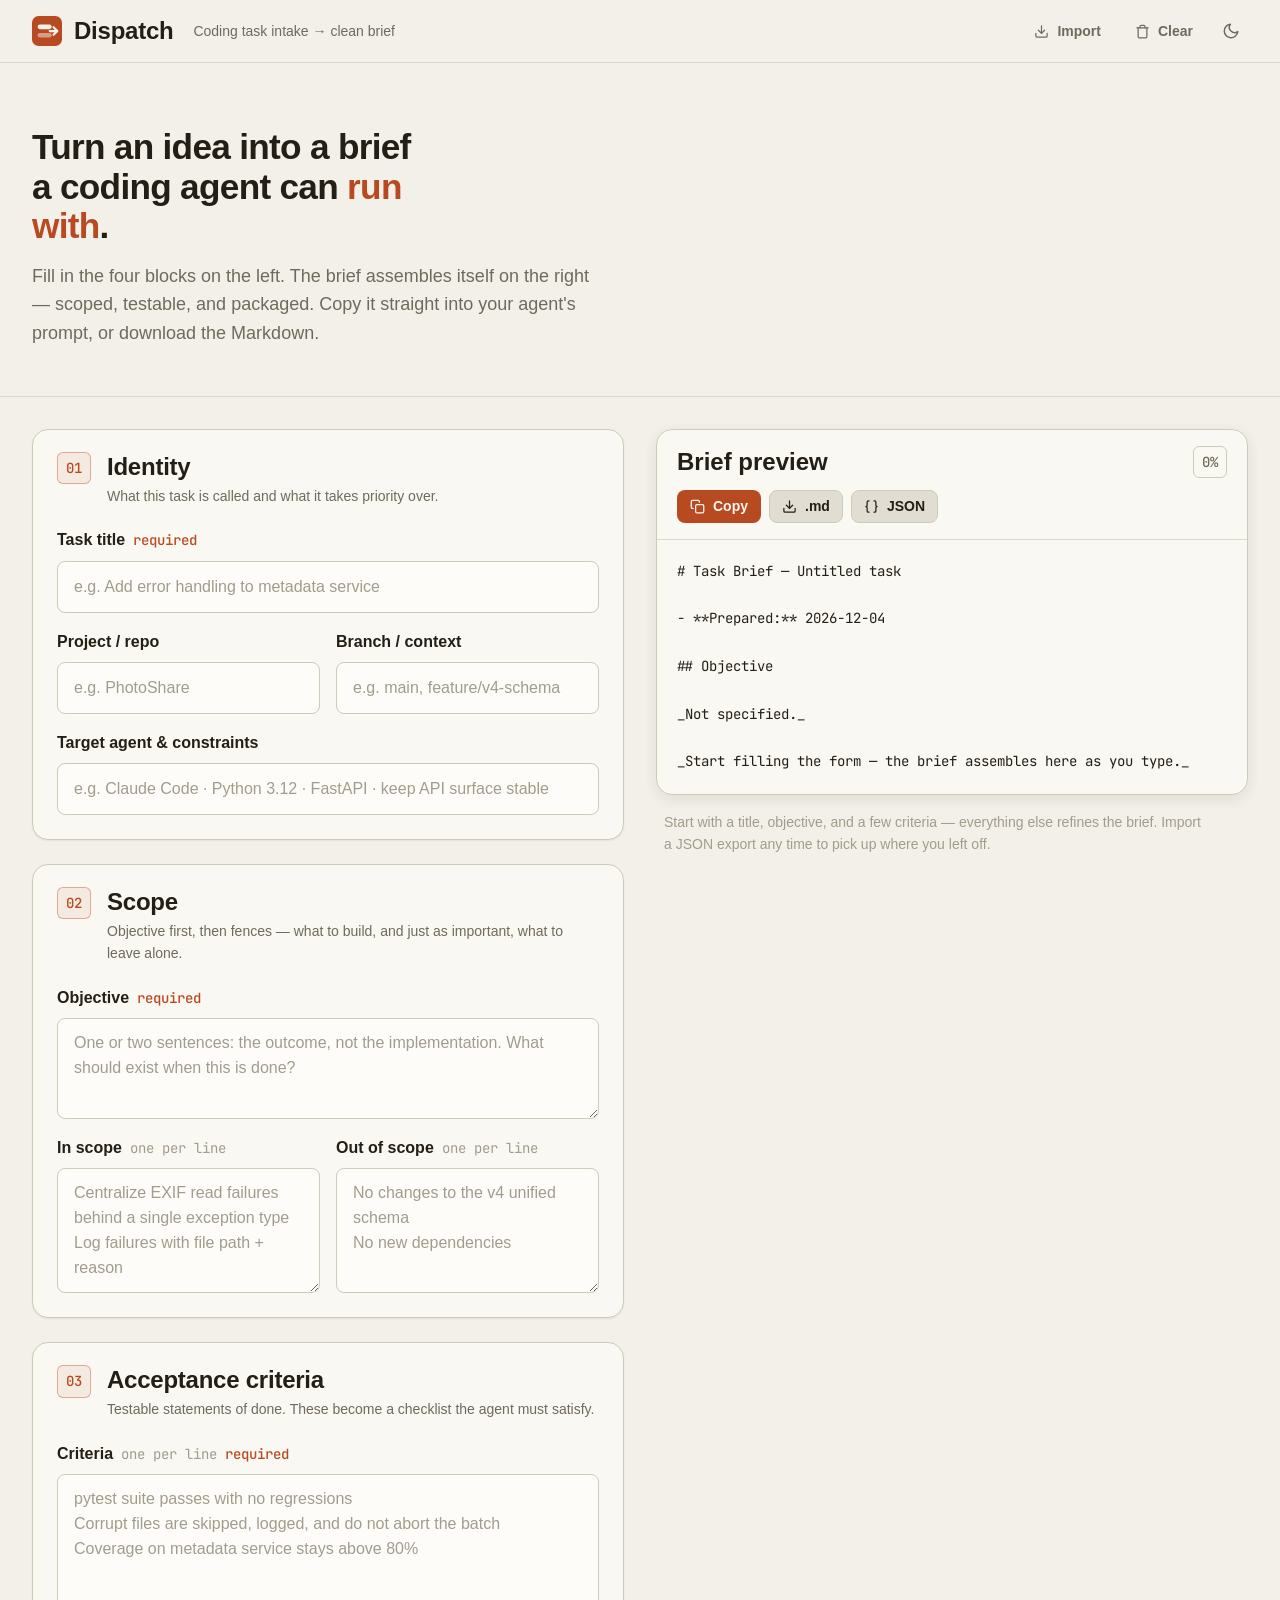
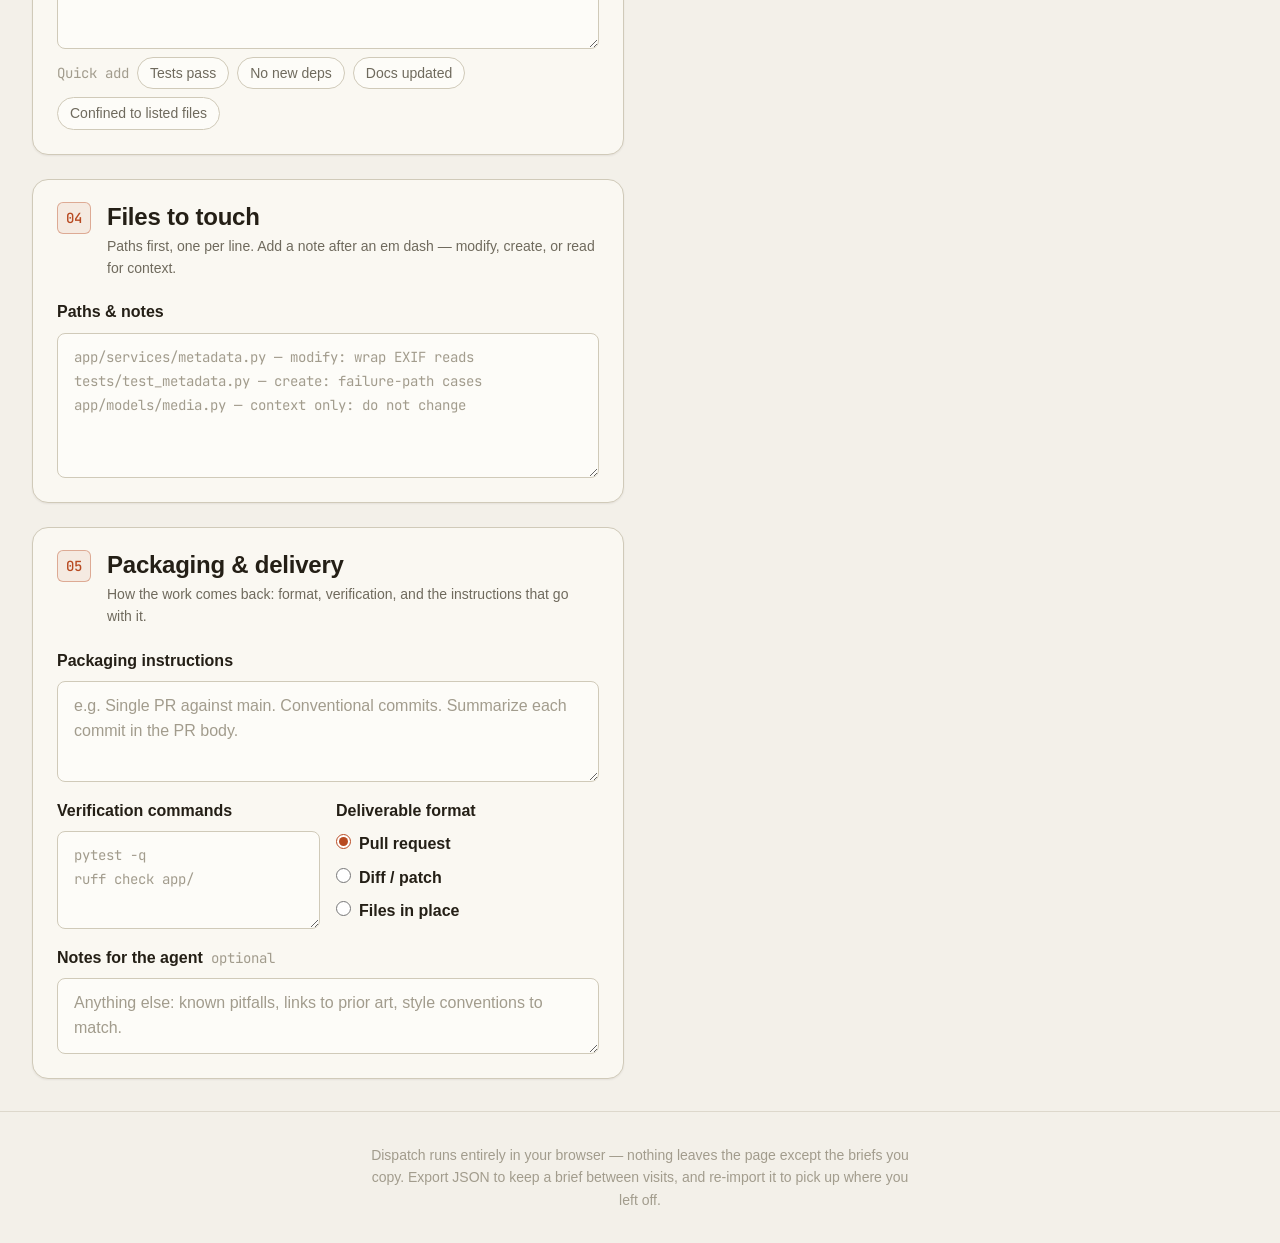
<file: utilities/Dispatch — Coding Task Intake/index.html>
<!DOCTYPE html>
<html lang="en">
<head>
  <meta charset="UTF-8" />
  <meta name="viewport" content="width=device-width, initial-scale=1.0" />
  <title>Dispatch — Coding Task Intake & Brief Export</title>
  <meta name="description" content="A lightweight intake page for delegated coding work. Capture scope, acceptance criteria, files to touch, and packaging instructions, then export a clean Markdown task brief for a coding agent." />
  <link rel="icon" href="data:image/svg+xml,%3Csvg xmlns='http://www.w3.org/2000/svg' viewBox='0 0 32 32'%3E%3Crect width='32' height='32' rx='6' fill='%23b84a21'/%3E%3Crect x='5' y='9' width='17' height='5' rx='2.5' fill='%23fdfcf8'/%3E%3Crect x='5' y='18' width='17' height='5' rx='2.5' fill='%23fdfcf8' opacity='.55'/%3E%3Cpath d='M19 16h8m0 0l-4-4m4 4l-4 4' stroke='%23fdfcf8' stroke-width='2.5' stroke-linecap='round' stroke-linejoin='round' fill='none'/%3E%3C/svg%3E" />
  <link href="https://api.fontshare.com/v2/css?f[]=cabinet-grotesk@400,500,700,800&f[]=switzer@400,500,600&display=swap" rel="stylesheet" />
  <link rel="preconnect" href="https://fonts.googleapis.com" />
  <link rel="preconnect" href="https://fonts.gstatic.com" crossorigin />
  <link href="https://fonts.googleapis.com/css2?family=JetBrains+Mono:wght@400;500&display=swap" rel="stylesheet" />
  <link rel="stylesheet" href="style.css" />
</head>
<body>

  <header class="topbar">
    <div class="topbar-inner">
      <a class="brand" href="#top" onclick="event.preventDefault(); window.scrollTo({top:0,behavior:'smooth'});">
        <svg class="brand-mark" viewBox="0 0 32 32" fill="none" aria-label="Dispatch logo">
          <rect width="32" height="32" rx="7" fill="currentColor" class="mark-bg"/>
          <rect x="6" y="9" width="15" height="5" rx="2.5" fill="var(--color-bg)"/>
          <rect x="6" y="18" width="15" height="5" rx="2.5" fill="var(--color-bg)" opacity=".5"/>
          <path d="M19 16h8m0 0l-4-4m4 4l-4 4" stroke="var(--color-bg)" stroke-width="2.4" stroke-linecap="round" stroke-linejoin="round"/>
        </svg>
        <span class="brand-name">Dispatch</span>
      </a>
      <p class="brand-tag">Coding task intake &rarr; clean brief</p>
      <div class="topbar-actions">
        <button class="btn btn-ghost btn-sm" id="btn-import" data-testid="button-import" title="Load a previously exported brief JSON">
          <svg width="15" height="15" viewBox="0 0 24 24" fill="none" stroke="currentColor" stroke-width="2" stroke-linecap="round" stroke-linejoin="round"><path d="M21 15v4a2 2 0 0 1-2 2H5a2 2 0 0 1-2-2v-4"/><path d="M7 10l5 5 5-5"/><path d="M12 15V3"/></svg>
          Import
        </button>
        <button class="btn btn-ghost btn-sm" id="btn-clear" data-testid="button-clear" title="Clear all fields">
          <svg width="15" height="15" viewBox="0 0 24 24" fill="none" stroke="currentColor" stroke-width="2" stroke-linecap="round" stroke-linejoin="round"><path d="M3 6h18"/><path d="M19 6v14a2 2 0 0 1-2 2H7a2 2 0 0 1-2-2V6"/><path d="M8 6V4a2 2 0 0 1 2-2h4a2 2 0 0 1 2 2v2"/></svg>
          Clear
        </button>
        <button class="theme-toggle" id="theme-toggle" data-testid="button-theme" aria-label="Switch to dark mode">
          <svg id="icon-moon" width="18" height="18" viewBox="0 0 24 24" fill="none" stroke="currentColor" stroke-width="2" stroke-linecap="round" stroke-linejoin="round"><path d="M21 12.79A9 9 0 1 1 11.21 3 7 7 0 0 0 21 12.79z"/></svg>
          <svg id="icon-sun" width="18" height="18" viewBox="0 0 24 24" fill="none" stroke="currentColor" stroke-width="2" stroke-linecap="round" stroke-linejoin="round" style="display:none"><circle cx="12" cy="12" r="5"/><path d="M12 1v2M12 21v2M4.22 4.22l1.42 1.42M18.36 18.36l1.42 1.42M1 12h2M21 12h2M4.22 19.78l1.42-1.42M18.36 5.64l1.42-1.42"/></svg>
        </button>
      </div>
    </div>
  </header>

  <main id="top">

    <section class="hero">
      <div class="hero-inner">
        <h1>Turn an idea into a brief<br/>a coding agent can <em>run with</em>.</h1>
        <p class="hero-sub">Fill in the four blocks on the left. The brief assembles itself on the right — scoped, testable, and packaged. Copy it straight into your agent's prompt, or download the Markdown.</p>
      </div>
    </section>

    <div class="layout">

      <!-- ══════════ FORM ══════════ -->
      <form class="form" id="intake-form" autocomplete="off">

        <section class="block" aria-labelledby="h-meta">
          <header class="block-head">
            <span class="block-num">01</span>
            <div>
              <h2 id="h-meta">Identity</h2>
              <p class="block-desc">What this task is called and what it takes priority over.</p>
            </div>
          </header>
          <div class="field-grid">
            <div class="field span-2">
              <label for="f-title">Task title <span class="req">required</span></label>
              <input type="text" id="f-title" data-testid="input-title" placeholder="e.g. Add error handling to metadata service" />
            </div>
            <div class="field">
              <label for="f-project">Project / repo</label>
              <input type="text" id="f-project" data-testid="input-project" placeholder="e.g. PhotoShare" />
            </div>
            <div class="field">
              <label for="f-context">Branch / context</label>
              <input type="text" id="f-context" data-testid="input-context" placeholder="e.g. main, feature/v4-schema" />
            </div>
            <div class="field span-2">
              <label for="f-agent">Target agent &amp; constraints</label>
              <input type="text" id="f-agent" data-testid="input-agent" placeholder="e.g. Claude Code · Python 3.12 · FastAPI · keep API surface stable" />
            </div>
          </div>
        </section>

        <section class="block" aria-labelledby="h-scope">
          <header class="block-head">
            <span class="block-num">02</span>
            <div>
              <h2 id="h-scope">Scope</h2>
              <p class="block-desc">Objective first, then fences — what to build, and just as important, what to leave alone.</p>
            </div>
          </header>
          <div class="field-grid">
            <div class="field span-2">
              <label for="f-objective">Objective <span class="req">required</span></label>
              <textarea id="f-objective" data-testid="input-objective" rows="3" placeholder="One or two sentences: the outcome, not the implementation. What should exist when this is done?"></textarea>
            </div>
            <div class="field">
              <label for="f-inscope">In scope <span class="hint">one per line</span></label>
              <textarea id="f-inscope" data-testid="input-inscope" rows="4" placeholder="Centralize EXIF read failures behind a single exception type&#10;Log failures with file path + reason"></textarea>
            </div>
            <div class="field">
              <label for="f-outscope">Out of scope <span class="hint">one per line</span></label>
              <textarea id="f-outscope" data-testid="input-outscope" rows="4" placeholder="No changes to the v4 unified schema&#10;No new dependencies"></textarea>
            </div>
          </div>
        </section>

        <section class="block" aria-labelledby="h-accept">
          <header class="block-head">
            <span class="block-num">03</span>
            <div>
              <h2 id="h-accept">Acceptance criteria</h2>
              <p class="block-desc">Testable statements of done. These become a checklist the agent must satisfy.</p>
            </div>
          </header>
          <div class="field">
            <label for="f-criteria">Criteria <span class="hint">one per line</span> <span class="req">required</span></label>
            <textarea id="f-criteria" data-testid="input-criteria" rows="6" placeholder="pytest suite passes with no regressions&#10;Corrupt files are skipped, logged, and do not abort the batch&#10;Coverage on metadata service stays above 80%"></textarea>
            <div class="quick-add" role="group" aria-label="Common criteria shortcuts">
              <span class="quick-add-label">Quick add</span>
              <button type="button" class="chip" data-add="pytest suite passes with no regressions" data-testid="chip-tests">Tests pass</button>
              <button type="button" class="chip" data-add="no new third-party dependencies" data-testid="chip-deps">No new deps</button>
              <button type="button" class="chip" data-add="README or module docs updated where behavior changed" data-testid="chip-docs">Docs updated</button>
              <button type="button" class="chip" data-add="changes are confined to the listed files" data-testid="chip-confined">Confined to listed files</button>
            </div>
          </div>
        </section>

        <section class="block" aria-labelledby="h-files">
          <header class="block-head">
            <span class="block-num">04</span>
            <div>
              <h2 id="h-files">Files to touch</h2>
              <p class="block-desc">Paths first, one per line. Add a note after an em dash — modify, create, or read for context.</p>
            </div>
          </header>
          <div class="field">
            <label for="f-files">Paths &amp; notes</label>
            <textarea id="f-files" data-testid="input-files" rows="5" class="mono" placeholder="app/services/metadata.py — modify: wrap EXIF reads&#10;tests/test_metadata.py — create: failure-path cases&#10;app/models/media.py — context only: do not change"></textarea>
          </div>
        </section>

        <section class="block" aria-labelledby="h-pack">
          <header class="block-head">
            <span class="block-num">05</span>
            <div>
              <h2 id="h-pack">Packaging &amp; delivery</h2>
              <p class="block-desc">How the work comes back: format, verification, and the instructions that go with it.</p>
            </div>
          </header>
          <div class="field-grid">
            <div class="field span-2">
              <label for="f-packaging">Packaging instructions</label>
              <textarea id="f-packaging" data-testid="input-packaging" rows="3" placeholder="e.g. Single PR against main. Conventional commits. Summarize each commit in the PR body."></textarea>
            </div>
            <div class="field">
              <label for="f-verification">Verification commands</label>
              <textarea id="f-verification" data-testid="input-verification" rows="3" class="mono" placeholder="pytest -q&#10;ruff check app/"></textarea>
            </div>
            <div class="field">
              <span class="label-text">Deliverable format</span>
              <div class="radio-stack" role="radiogroup" aria-label="Deliverable format">
                <label class="radio"><input type="radio" name="deliverable" value="Pull request" checked data-testid="radio-pr" /><span>Pull request</span></label>
                <label class="radio"><input type="radio" name="deliverable" value="Diff / patch" data-testid="radio-patch" /><span>Diff / patch</span></label>
                <label class="radio"><input type="radio" name="deliverable" value="Files in place" data-testid="radio-inplace" /><span>Files in place</span></label>
              </div>
            </div>
            <div class="field span-2">
              <label for="f-notes">Notes for the agent <span class="hint">optional</span></label>
              <textarea id="f-notes" data-testid="input-notes" rows="2" placeholder="Anything else: known pitfalls, links to prior art, style conventions to match."></textarea>
            </div>
          </div>
        </section>

      </form>

      <!-- ══════════ PREVIEW ══════════ -->
      <aside class="preview" aria-label="Brief preview">
        <div class="preview-card" id="preview-card">
          <header class="preview-head">
            <div class="preview-title-row">
              <h2>Brief preview</h2>
              <span class="completeness" id="completeness" data-testid="text-completeness" title="Required fields filled">0%</span>
            </div>
            <div class="preview-actions">
              <button class="btn btn-primary btn-sm" id="btn-copy" data-testid="button-copy">
                <svg width="15" height="15" viewBox="0 0 24 24" fill="none" stroke="currentColor" stroke-width="2" stroke-linecap="round" stroke-linejoin="round"><rect x="9" y="9" width="13" height="13" rx="2"/><path d="M5 15H4a2 2 0 0 1-2-2V4a2 2 0 0 1 2-2h9a2 2 0 0 1 2 2v1"/></svg>
                Copy
              </button>
              <button class="btn btn-secondary btn-sm" id="btn-download" data-testid="button-download">
                <svg width="15" height="15" viewBox="0 0 24 24" fill="none" stroke="currentColor" stroke-width="2" stroke-linecap="round" stroke-linejoin="round"><path d="M21 15v4a2 2 0 0 1-2 2H5a2 2 0 0 1-2-2v-4"/><path d="M7 10l5 5 5-5"/><path d="M12 15V3"/></svg>
                .md
              </button>
              <button class="btn btn-secondary btn-sm" id="btn-json" data-testid="button-json" title="Download structured JSON for re-import">
                <svg width="15" height="15" viewBox="0 0 24 24" fill="none" stroke="currentColor" stroke-width="2" stroke-linecap="round" stroke-linejoin="round"><path d="M8 3H7a2 2 0 0 0-2 2v5a2 2 0 0 1-2 2 2 2 0 0 1 2 2v5c0 1.1.9 2 2 2h1"/><path d="M16 21h1a2 2 0 0 0 2-2v-5c0-1.1.9-2 2-2a2 2 0 0 1-2-2V5a2 2 0 0 0-2-2h-1"/></svg>
                JSON
              </button>
            </div>
          </header>
          <div class="preview-body">
            <pre id="preview-output" class="mono" data-testid="preview-output"></pre>
          </div>
        </div>
        <p class="preview-foot">Start with a title, objective, and a few criteria — everything else refines the brief. Import a JSON export any time to pick up where you left off.</p>
      </aside>

    </div>
  </main>

  <footer class="footer">
    <p>Dispatch runs entirely in your browser — nothing leaves the page except the briefs you copy. Export JSON to keep a brief between visits, and re-import it to pick up where you left off.</p>
  </footer>

  <div class="toast" id="toast" role="status" aria-live="polite"></div>
  <input type="file" id="import-file" accept=".json,application/json" hidden />

  <script src="app.js"></script>
<script data-pplx-inline-edit>
(function () {
  if (window === window.top) return;

  const allowedParentOrigins = ["https://www.perplexity.ai","https://perplexity.ai","https://testing.perplexity.ai","https://staging.perplexity.ai","https://*.preview.i.perplexity.ai","http://perplexity.localhost","http://localhost:1420","http://127.0.0.1:1420","http://localhost:3000","http://127.0.0.1:3000","http://localhost:5173","http://127.0.0.1:5173"];
  const MAX_FONT_BYTES = 500 * 1024;
  const MAX_TOTAL_FONT_BYTES = 2 * 1024 * 1024;
  let scrollForwarding = false;
  let scrollRaf = 0;
  let trustedTopOrigin = null;

  // Allow entries like "https://*.preview.i.perplexity.ai" — the wildcard
  // matches a single DNS label (no dots), so "https://*.foo" cannot stretch
  // across multiple labels.
  function matchesAllowedOrigin(origin) {
    if (!origin) return false;
    for (const entry of allowedParentOrigins) {
      if (!entry.includes("*")) {
        if (entry === origin) return true;
        continue;
      }
      const pattern = new RegExp(
        "^" +
          entry.replace(/[.+?^${}()|[\]\\]/g, "\\$&").replace(/\*/g, "[^.]+") +
          "$",
      );
      if (pattern.test(origin)) return true;
    }
    return false;
  }

  // Trust decision: when the sender is same-origin-visible (event.origin is a
  // real origin like https://www.perplexity.ai) we trust event.origin directly.
  // When event.origin is "null" (opaque broker srcdoc), we fall back to the
  // broker's stamped `parentOrigin` to identify the top window. The fallback
  // is claim-only — we rely on the browser's native `targetOrigin` enforcement
  // on the response path (see postToTrustedTop) to ensure replies can't be
  // delivered to anyone but the actual top window of that claimed origin.
  function getTrustedParentOrigin(event) {
    const forwardedParentOrigin =
      typeof event.data.parentOrigin === "string" ? event.data.parentOrigin : null;
    const parentOrigin = event.origin === "null" ? forwardedParentOrigin : event.origin;
    return matchesAllowedOrigin(parentOrigin) ? parentOrigin : null;
  }

  // All responses go to window.top with targetOrigin = the allowlisted origin.
  // An attacker that iframes us inside their own null-origin broker can claim
  // any parentOrigin they like, but the browser will drop the reply whenever
  // the real top's origin doesn't match — so the screenshot never leaves.
  function postToTrustedTop(message) {
    if (!trustedTopOrigin) return;
    try {
      window.top.postMessage(message, trustedTopOrigin);
    } catch (_error) {}
  }

  function inlineAll(original, clone) {
    if (original.nodeType !== 1 || clone.nodeType !== 1) return;

    try {
      const computedStyle = getComputedStyle(original);
      // cssText on a computed style is the serialized declaration in modern
      // Chromium/Safari — a single read beats enumerating ~400 longhand
      // properties. Firefox returns "" here, so we fall back on empty.
      const serialized = computedStyle.cssText;
      if (serialized) {
        clone.style.cssText = serialized;
      } else {
        const parts = new Array(computedStyle.length);
        for (let index = 0; index < computedStyle.length; index += 1) {
          const property = computedStyle[index];
          parts[index] = `${property}:${computedStyle.getPropertyValue(property)};`;
        }
        clone.style.cssText = parts.join("");
      }
    } catch (_error) {}

    const originalChildren = original.children;
    const clonedChildren = clone.children;
    for (
      let index = 0;
      index < originalChildren.length && index < clonedChildren.length;
      index += 1
    ) {
      inlineAll(originalChildren[index], clonedChildren[index]);
    }
  }

  function extractFontUrl(srcValue) {
    const matches = [
      ...srcValue.matchAll(
        /url\(["']?([^"')]+)["']?\)(?:\s*format\(["']?([^"')]+)["']?\))?/gi,
      ),
    ];
    if (matches.length === 0) return null;
    const woff2 = matches.find((m) => m[2] && m[2].toLowerCase().includes("woff2"));
    if (woff2) return woff2[1];
    const woff = matches.find((m) => m[2] && m[2].toLowerCase().includes("woff"));
    if (woff) return woff[1];
    return matches[0][1];
  }

  // Cache resolved font URL -> data URI across captures. Fonts on a page
  // essentially never change, and a batch run emits multiple captures back to
  // back — without this we'd refetch + re-base64 every time.
  const fontDataUriCache = new Map();
  const SRC_DECLARATION_RE = /src\s*:\s*[^;}]+/i;

  async function fetchAsDataUri(url) {
    if (fontDataUriCache.has(url)) return fontDataUriCache.get(url);
    let dataUri = null;
    try {
      const response = await fetch(url, { mode: "cors", credentials: "omit" });
      if (response.ok) {
        const blob = await response.blob();
        if (blob.size <= MAX_FONT_BYTES) {
          dataUri = await new Promise((resolve) => {
            const reader = new FileReader();
            reader.onloadend = () =>
              resolve(typeof reader.result === "string" ? reader.result : null);
            reader.onerror = () => resolve(null);
            reader.readAsDataURL(blob);
          });
        }
      }
    } catch (_error) {
      dataUri = null;
    }
    fontDataUriCache.set(url, dataUri);
    return dataUri;
  }

  function collectFontFaceRuleTexts() {
    const rules = [];
    for (const sheet of document.styleSheets) {
      let cssRules;
      try {
        cssRules = sheet.cssRules;
      } catch (_error) {
        continue;
      }
      if (!cssRules) continue;
      for (const rule of cssRules) {
        const cssText = rule.cssText || "";
        if (cssText.startsWith("@font-face")) rules.push(cssText);
      }
    }
    return rules;
  }

  async function buildInlinedFontCss() {
    const ruleTexts = collectFontFaceRuleTexts();
    if (ruleTexts.length === 0) return null;

    const resolved = ruleTexts.map((cssText) => {
      if (!SRC_DECLARATION_RE.test(cssText)) return null;
      const srcMatch = cssText.match(/src\s*:\s*([^;}]+)[;}]/i);
      if (!srcMatch) return null;
      const url = extractFontUrl(srcMatch[1]);
      if (!url) return null;
      try {
        return { cssText, url: new URL(url, document.baseURI).href };
      } catch (_error) {
        return null;
      }
    });

    const dataUris = await Promise.all(
      resolved.map((entry) => (entry ? fetchAsDataUri(entry.url) : Promise.resolve(null))),
    );

    const inlined = [];
    let totalBytes = 0;
    for (let index = 0; index < resolved.length; index += 1) {
      const entry = resolved[index];
      const dataUri = dataUris[index];
      if (!entry || !dataUri) continue;
      const approxBytes = dataUri.length * 0.75;
      if (totalBytes + approxBytes > MAX_TOTAL_FONT_BYTES) break;
      totalBytes += approxBytes;
      inlined.push(entry.cssText.replace(SRC_DECLARATION_RE, `src: url("${dataUri}")`));
    }
    return inlined.length > 0 ? inlined.join("\n") : null;
  }

  function stripExternal(clone) {
    const images = clone.querySelectorAll("img");
    for (let index = 0; index < images.length; index += 1) {
      const src = images[index].getAttribute("src");
      if (src && !src.startsWith("data:")) images[index].removeAttribute("src");
    }

    const elements = clone.querySelectorAll("*");
    for (let index = 0; index < elements.length; index += 1) {
      const style = elements[index].style.cssText;
      if (style && style.includes("url(")) {
        elements[index].style.cssText = style.replace(
          /url\(["']?(?!data:)[^)"']*["']?\)/gi,
          "none",
        );
      }
    }
  }

  function emitScroll() {
    scrollRaf = 0;
    if (!scrollForwarding) return;
    postToTrustedTop({
      type: "INLINE_EDIT_SCROLL",
      scrollX: window.scrollX,
      scrollY: window.scrollY,
    });
  }

  window.addEventListener(
    "scroll",
    function () {
      if (!scrollForwarding || scrollRaf) return;
      scrollRaf = requestAnimationFrame(emitScroll);
    },
    { passive: true, capture: true },
  );

  async function handleCaptureRequest(event) {
    const requestId = event.data.requestId;
    const scrollX = window.scrollX;
    const scrollY = window.scrollY;
    const width = window.innerWidth;
    const height = window.innerHeight;

    function postResult(dataUrl) {
      postToTrustedTop({
        type: "INLINE_EDIT_SCREENSHOT_RESULT",
        requestId,
        dataUrl,
        scrollX,
        scrollY,
      });
    }

    try {
      // Wait for any pending web fonts to resolve so both inline metrics and
      // the @font-face inlining below see the same loaded faces.
      if (document.fonts && document.fonts.ready) {
        try {
          await document.fonts.ready;
        } catch (_error) {}
      }

      const clone = document.documentElement.cloneNode(true);
      inlineAll(document.documentElement, clone);

      const removedNodes = clone.querySelectorAll("script,link[rel=\"stylesheet\"],style");
      for (let index = 0; index < removedNodes.length; index += 1) {
        removedNodes[index].remove();
      }

      stripExternal(clone);

      // Re-embed web fonts as data-URI @font-face rules so the SVG rasterizer
      // can resolve them — external font URLs aren't fetched during
      // foreignObject rendering, which would otherwise force a fallback face
      // and change text metrics.
      const inlinedFontCss = await buildInlinedFontCss();
      if (inlinedFontCss) {
        const styleEl = document.createElement("style");
        styleEl.textContent = inlinedFontCss;
        const head = clone.querySelector("head");
        if (head) head.appendChild(styleEl);
        else clone.insertBefore(styleEl, clone.firstChild);
      }

      const html = new XMLSerializer().serializeToString(clone);
      const svg =
        `<svg xmlns="http://www.w3.org/2000/svg" width="${width}" height="${height}">` +
        '<foreignObject width="100%" height="100%">' +
        `<div xmlns="http://www.w3.org/1999/xhtml" style="width:${width}px;height:${height}px;overflow:hidden">` +
        `<div style="position:relative;left:-${scrollX}px;top:-${scrollY}px">` +
        html +
        "</div></div></foreignObject></svg>";
      const svgUrl = `data:image/svg+xml;charset=utf-8,${encodeURIComponent(svg)}`;
      const image = new Image();
      image.onload = function () {
        const canvas = document.createElement("canvas");
        canvas.width = width;
        canvas.height = height;
        canvas.getContext("2d").drawImage(image, 0, 0);
        postResult(canvas.toDataURL("image/png"));
      };
      image.onerror = function () {
        postResult(null);
      };
      image.src = svgUrl;
    } catch (_error) {
      postResult(null);
    }
  }

  window.addEventListener("message", function (event) {
    if (!event.data) return;
    // Only accept messages from the direct parent frame. Blocks sibling /
    // unrelated-window postMessage senders that could otherwise reach us.
    if (event.source !== window.parent) return;

    const trustedParentOrigin = getTrustedParentOrigin(event);
    if (!trustedParentOrigin) return;
    trustedTopOrigin = trustedParentOrigin;

    if (event.data.type === "INLINE_EDIT_SCROLL_START") {
      scrollForwarding = true;
      emitScroll();
      return;
    }

    if (event.data.type === "INLINE_EDIT_SCROLL_STOP") {
      scrollForwarding = false;
      if (scrollRaf) cancelAnimationFrame(scrollRaf);
      scrollRaf = 0;
      return;
    }

    if (event.data.type !== "INLINE_EDIT_CAPTURE_REQUEST") return;

    handleCaptureRequest(event);
  });
})();


</script></body>
</html>
</file>
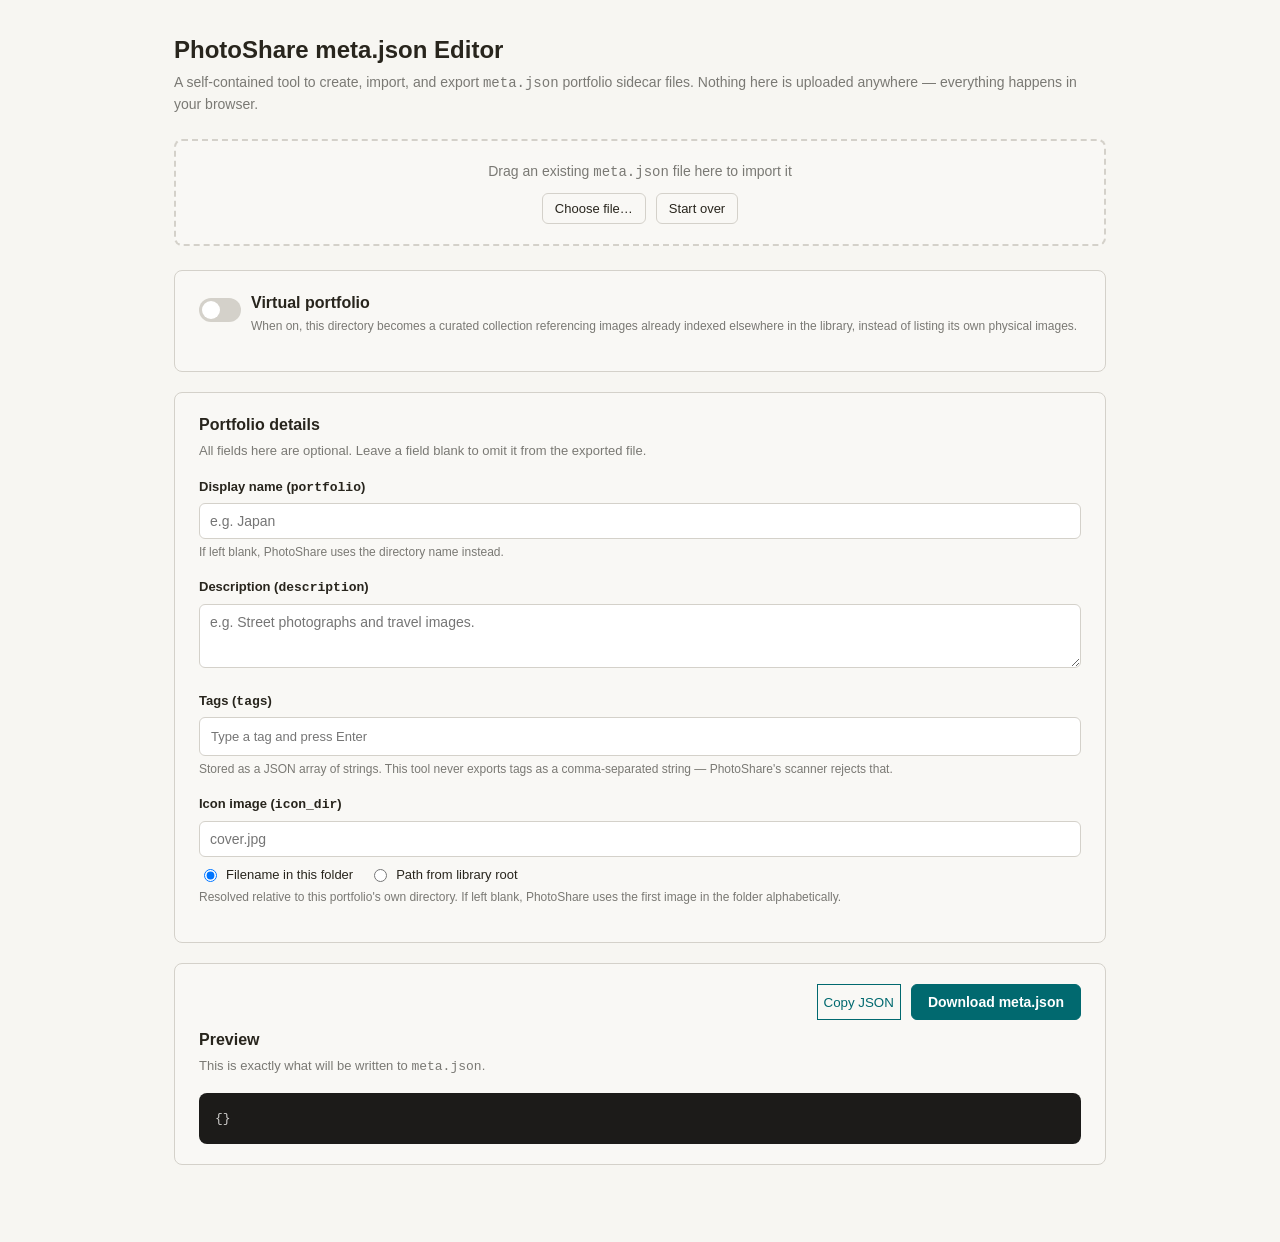
<file: utilities/PhotoShare Metadata Editor.html>
<!DOCTYPE html>
<html lang="en">
<head>
<meta charset="UTF-8">
<meta name="viewport" content="width=device-width, initial-scale=1.0">
<title>PhotoShare meta.json Editor</title>
<style>
  :root {
    --bg: #F7F6F2;
    --surface: #F9F8F5;
    --surface-alt: #FBFBF9;
    --border: #D4D1CA;
    --text: #28251D;
    --text-muted: #7A7974;
    --text-faint: #BAB9B4;
    --primary: #01696F;
    --primary-hover: #0C4E54;
    --error: #A12C7B;
    --warning: #964219;
    --success: #437A22;
  }
  * { box-sizing: border-box; }
  body {
    margin: 0;
    font-family: -apple-system, "Segoe UI", Arial, sans-serif;
    background: var(--bg);
    color: var(--text);
    line-height: 1.5;
  }
  .app {
    max-width: 980px;
    margin: 0 auto;
    padding: 32px 24px 64px;
  }
  header h1 {
    font-size: 24px;
    margin: 0 0 4px;
  }
  header p {
    color: var(--text-muted);
    margin: 0 0 24px;
    font-size: 14px;
  }
  .dropzone {
    border: 2px dashed var(--border);
    border-radius: 8px;
    padding: 20px;
    text-align: center;
    color: var(--text-muted);
    font-size: 14px;
    background: var(--surface);
    margin-bottom: 24px;
    transition: border-color 0.15s, background 0.15s;
  }
  .dropzone.dragover {
    border-color: var(--primary);
    background: var(--surface-alt);
    color: var(--text);
  }
  .dropzone-actions {
    margin-top: 10px;
    display: flex;
    gap: 10px;
    justify-content: center;
  }
  .panel {
    background: var(--surface);
    border: 1px solid var(--border);
    border-radius: 8px;
    padding: 20px 24px;
    margin-bottom: 20px;
  }
  .panel h2 {
    font-size: 16px;
    margin: 0 0 4px;
  }
  .panel .hint {
    font-size: 13px;
    color: var(--text-muted);
    margin: 0 0 16px;
  }
  label {
    display: block;
    font-size: 13px;
    font-weight: 600;
    margin-bottom: 6px;
    color: var(--text);
  }
  .field {
    margin-bottom: 16px;
  }
  .field-hint {
    font-size: 12px;
    color: var(--text-muted);
    margin-top: 4px;
  }
  input[type="text"], textarea {
    width: 100%;
    padding: 9px 10px;
    border: 1px solid var(--border);
    border-radius: 6px;
    font-size: 14px;
    font-family: inherit;
    background: #fff;
    color: var(--text);
  }
  textarea {
    resize: vertical;
    min-height: 64px;
  }
  input[type="text"]:focus, textarea:focus {
    outline: none;
    border-color: var(--primary);
  }
  input.invalid, textarea.invalid {
    border-color: var(--error);
  }
  .toggle-row {
    display: flex;
    align-items: center;
    gap: 10px;
    margin-bottom: 16px;
  }
  .switch {
    position: relative;
    width: 42px;
    height: 24px;
    flex-shrink: 0;
  }
  .switch input { opacity: 0; width: 0; height: 0; }
  .switch .slider {
    position: absolute;
    cursor: pointer;
    inset: 0;
    background: var(--border);
    border-radius: 24px;
    transition: 0.15s;
  }
  .switch .slider::before {
    content: "";
    position: absolute;
    height: 18px;
    width: 18px;
    left: 3px;
    top: 3px;
    background: white;
    border-radius: 50%;
    transition: 0.15s;
  }
  .switch input:checked + .slider { background: var(--primary); }
  .switch input:checked + .slider::before { transform: translateX(18px); }
  .radio-hint-group {
    display: flex;
    gap: 16px;
    margin-top: 8px;
    font-size: 13px;
    color: var(--text-muted);
  }
  .radio-hint-group label {
    font-weight: 400;
    display: flex;
    align-items: center;
    gap: 6px;
    margin-bottom: 0;
    cursor: pointer;
  }
  .chip-input {
    display: flex;
    flex-wrap: wrap;
    gap: 6px;
    padding: 8px;
    border: 1px solid var(--border);
    border-radius: 6px;
    background: #fff;
  }
  .chip-input.invalid { border-color: var(--error); }
  .chip {
    display: inline-flex;
    align-items: center;
    gap: 6px;
    background: var(--surface-alt);
    border: 1px solid var(--border);
    border-radius: 14px;
    padding: 3px 8px 3px 10px;
    font-size: 13px;
  }
  .chip button {
    border: none;
    background: none;
    color: var(--text-muted);
    cursor: pointer;
    font-size: 14px;
    line-height: 1;
    padding: 0;
  }
  .chip button:hover { color: var(--error); }
  .chip-input input {
    border: none;
    outline: none;
    flex: 1;
    min-width: 100px;
    font-size: 13px;
    padding: 3px;
  }
  .image-entry {
    border: 1px solid var(--border);
    border-radius: 6px;
    padding: 14px;
    margin-bottom: 12px;
    background: var(--surface-alt);
    position: relative;
  }
  .image-entry .remove-entry {
    position: absolute;
    top: 10px;
    right: 10px;
    border: none;
    background: none;
    color: var(--text-muted);
    cursor: pointer;
    font-size: 13px;
  }
  .image-entry .remove-entry:hover { color: var(--error); }
  .row-index {
    font-size: 12px;
    color: var(--text-muted);
    margin-bottom: 10px;
    font-weight: 600;
  }
  button.btn {
    border: 1px solid var(--primary);
    background: var(--primary);
    color: #fff;
    padding: 9px 16px;
    border-radius: 6px;
    font-size: 14px;
    cursor: pointer;
    font-weight: 600;
  }
  button.btn:hover { background: var(--primary-hover); }
  button.btn-secondary {
    background: var(--surface);
    color: var(--primary);
    border: 1px solid var(--primary);
  }
  button.btn-secondary:hover { background: var(--surface-alt); }
  button.btn-ghost {
    background: none;
    border: 1px solid var(--border);
    color: var(--text);
    padding: 7px 12px;
    border-radius: 6px;
    font-size: 13px;
    cursor: pointer;
  }
  button.btn-ghost:hover { border-color: var(--primary); color: var(--primary); }
  .actions-row {
    display: flex;
    gap: 10px;
    flex-wrap: wrap;
  }
  .error-banner {
    background: #fff;
    border: 1px solid var(--error);
    color: var(--error);
    border-radius: 6px;
    padding: 10px 14px;
    font-size: 13px;
    margin-bottom: 16px;
    display: none;
    white-space: pre-wrap;
  }
  .error-banner.show { display: block; }
  .success-banner {
    background: #fff;
    border: 1px solid var(--success);
    color: var(--success);
    border-radius: 6px;
    padding: 10px 14px;
    font-size: 13px;
    margin-bottom: 16px;
    display: none;
  }
  .success-banner.show { display: block; }
  pre#preview {
    background: #1C1B19;
    color: #CDCCCA;
    padding: 16px;
    border-radius: 8px;
    font-size: 13px;
    overflow-x: auto;
    margin: 0;
    font-family: "SF Mono", Consolas, monospace;
  }
  .field-error {
    color: var(--error);
    font-size: 12px;
    margin-top: 4px;
    display: none;
  }
  .field-error.show { display: block; }
  #file-input { display: none; }
  .top-actions {
    display: flex;
    justify-content: flex-end;
    gap: 10px;
    margin-bottom: 8px;
  }
</style>
</head>
<body>
<div class="app">
  <header>
    <h1>PhotoShare meta.json Editor</h1>
    <p>A self-contained tool to create, import, and export <code>meta.json</code> portfolio sidecar files. Nothing here is uploaded anywhere — everything happens in your browser.</p>
  </header>

  <div class="dropzone" id="dropzone">
    Drag an existing <code>meta.json</code> file here to import it
    <div class="dropzone-actions">
      <button type="button" class="btn-ghost" id="browse-btn">Choose file&hellip;</button>
      <button type="button" class="btn-ghost" id="reset-btn">Start over</button>
    </div>
    <input type="file" id="file-input" accept="application/json,.json">
  </div>

  <div class="error-banner" id="import-error"></div>
  <div class="success-banner" id="import-success"></div>

  <div class="panel">
    <div class="toggle-row">
      <label class="switch">
        <input type="checkbox" id="virtual-toggle">
        <span class="slider"></span>
      </label>
      <div>
        <strong>Virtual portfolio</strong>
        <div class="field-hint" style="margin-top:2px;">When on, this directory becomes a curated collection referencing images already indexed elsewhere in the library, instead of listing its own physical images.</div>
      </div>
    </div>
  </div>

  <div class="panel" id="standard-fields">
    <h2>Portfolio details</h2>
    <p class="hint">All fields here are optional. Leave a field blank to omit it from the exported file.</p>

    <div class="field">
      <label for="field-portfolio">Display name (<code>portfolio</code>)</label>
      <input type="text" id="field-portfolio" placeholder="e.g. Japan">
      <div class="field-hint">If left blank, PhotoShare uses the directory name instead.</div>
    </div>

    <div class="field">
      <label for="field-description">Description (<code>description</code>)</label>
      <textarea id="field-description" placeholder="e.g. Street photographs and travel images."></textarea>
    </div>

    <div class="field">
      <label for="tags-input">Tags (<code>tags</code>)</label>
      <div class="chip-input" id="tags-chip-input">
        <input type="text" id="tags-input" placeholder="Type a tag and press Enter">
      </div>
      <div class="field-hint">Stored as a JSON array of strings. This tool never exports tags as a comma-separated string — PhotoShare's scanner rejects that.</div>
    </div>

    <div class="field">
      <label for="field-icon-dir">Icon image (<code>icon_dir</code>)</label>
      <input type="text" id="field-icon-dir" placeholder="cover.jpg">
      <div class="radio-hint-group">
        <label><input type="radio" name="icon-mode" value="bare" checked> Filename in this folder</label>
        <label><input type="radio" name="icon-mode" value="path"> Path from library root</label>
      </div>
      <div class="field-hint" id="icon-dir-hint">Resolved relative to this portfolio's own directory. If left blank, PhotoShare uses the first image in the folder alphabetically.</div>
    </div>
  </div>

  <div class="panel" id="virtual-fields" style="display:none;">
    <h2>Virtual portfolio details</h2>
    <p class="hint">Every entry needs a relative path to an image that is already indexed elsewhere in the library. <code>portfolio</code>, <code>description</code>, and <code>icon_dir</code> above still apply to a virtual portfolio.</p>

    <div id="image-entries"></div>
    <button type="button" class="btn-ghost" id="add-entry-btn">+ Add image entry</button>
  </div>

  <div class="panel">
    <div class="top-actions">
      <button type="button" class="btn-secondary" id="copy-btn">Copy JSON</button>
      <button type="button" class="btn" id="download-btn">Download meta.json</button>
    </div>
    <h2>Preview</h2>
    <p class="hint">This is exactly what will be written to <code>meta.json</code>.</p>
    <pre id="preview"></pre>
  </div>
</div>

<script>
(function () {
  "use strict";

  // ---------- State ----------
  var state = {
    portfolio: "",
    description: "",
    tags: [],
    iconDir: "",
    iconMode: "bare", // "bare" | "path"
    virtual: false,
    images: [] // { rel_path, alternate_name, tags: [] }
  };

  // ---------- DOM refs ----------
  var el = {
    dropzone: document.getElementById("dropzone"),
    fileInput: document.getElementById("file-input"),
    browseBtn: document.getElementById("browse-btn"),
    resetBtn: document.getElementById("reset-btn"),
    importError: document.getElementById("import-error"),
    importSuccess: document.getElementById("import-success"),
    virtualToggle: document.getElementById("virtual-toggle"),
    standardFields: document.getElementById("standard-fields"),
    virtualFields: document.getElementById("virtual-fields"),
    portfolio: document.getElementById("field-portfolio"),
    description: document.getElementById("field-description"),
    tagsInput: document.getElementById("tags-input"),
    tagsChipInput: document.getElementById("tags-chip-input"),
    iconDir: document.getElementById("field-icon-dir"),
    iconDirHint: document.getElementById("icon-dir-hint"),
    imageEntries: document.getElementById("image-entries"),
    addEntryBtn: document.getElementById("add-entry-btn"),
    preview: document.getElementById("preview"),
    downloadBtn: document.getElementById("download-btn"),
    copyBtn: document.getElementById("copy-btn")
  };

  var iconModeRadios = document.querySelectorAll('input[name="icon-mode"]');

  // ---------- Helpers ----------
  function isStringArray(v) {
    return Array.isArray(v) && v.every(function (x) { return typeof x === "string"; });
  }

  function escapeHtml(s) {
    var d = document.createElement("div");
    d.textContent = s;
    return d.innerHTML;
  }

  function showError(msg) {
    el.importError.textContent = msg;
    el.importError.classList.add("show");
    el.importSuccess.classList.remove("show");
  }

  function showSuccess(msg) {
    el.importSuccess.textContent = msg;
    el.importSuccess.classList.add("show");
    el.importError.classList.remove("show");
  }

  function clearBanners() {
    el.importError.classList.remove("show");
    el.importSuccess.classList.remove("show");
  }

  // ---------- Validation mirroring photoshare/services/meta_json.py ----------
  // Returns { ok: true, meta } or { ok: false, error }
  function validateAndParse(raw) {
    if (raw === null || typeof raw !== "object" || Array.isArray(raw)) {
      return { ok: false, error: "meta.json must contain a JSON object at the top level." };
    }

    var tags = ("tags" in raw) ? raw.tags : [];
    if (!isStringArray(tags)) {
      return {
        ok: false,
        error: "'tags' must be a JSON array of strings, got: " + JSON.stringify(tags) +
          "\n(Comma-separated strings are not accepted by PhotoShare's scanner.)"
      };
    }

    var virtual = Boolean(raw.virtual || false);
    var images = [];
    if (virtual) {
      var imagesRaw = ("images" in raw) ? raw.images : [];
      if (!Array.isArray(imagesRaw)) {
        return { ok: false, error: "'images' must be a JSON array when 'virtual' is true." };
      }
      for (var i = 0; i < imagesRaw.length; i++) {
        var entry = imagesRaw[i];
        if (entry === null || typeof entry !== "object" || Array.isArray(entry)) {
          return { ok: false, error: "Virtual image entry " + i + " must be a JSON object." };
        }
        if (!("rel_path" in entry) || typeof entry.rel_path !== "string" || entry.rel_path === "") {
          return {
            ok: false,
            error: "Virtual portfolio image entry missing required 'rel_path': " + JSON.stringify(entry)
          };
        }
        var entryTags = ("tags" in entry) ? entry.tags : [];
        if (!isStringArray(entryTags)) {
          return {
            ok: false,
            error: "Image entry 'tags' must be a JSON array of strings: " + JSON.stringify(entry)
          };
        }
        images.push({
          rel_path: entry.rel_path,
          alternate_name: (typeof entry.alternate_name === "string") ? entry.alternate_name : "",
          tags: entryTags.slice()
        });
      }
    }

    return {
      ok: true,
      meta: {
        portfolio: (typeof raw.portfolio === "string") ? raw.portfolio : "",
        description: (typeof raw.description === "string") ? raw.description : "",
        iconDir: (typeof raw.icon_dir === "string") ? raw.icon_dir : "",
        tags: tags.slice(),
        virtual: virtual,
        images: images
      }
    };
  }

  // ---------- Rendering ----------
  function renderTagChips() {
    var existing = el.tagsChipInput.querySelectorAll(".chip");
    existing.forEach(function (c) { c.remove(); });
    state.tags.forEach(function (tag, idx) {
      var chip = document.createElement("span");
      chip.className = "chip";
      chip.innerHTML = escapeHtml(tag) + ' <button type="button" data-idx="' + idx + '" aria-label="Remove tag">&times;</button>';
      el.tagsChipInput.insertBefore(chip, el.tagsInput);
    });
  }

  function renderImageEntries() {
    el.imageEntries.innerHTML = "";
    state.images.forEach(function (entry, idx) {
      var wrap = document.createElement("div");
      wrap.className = "image-entry";
      wrap.innerHTML =
        '<button type="button" class="remove-entry" data-idx="' + idx + '">Remove</button>' +
        '<div class="row-index">Entry ' + (idx + 1) + '</div>' +
        '<div class="field">' +
          '<label>Relative path (<code>rel_path</code>) <span style="color:var(--error)">*</span></label>' +
          '<input type="text" class="entry-rel-path" data-idx="' + idx + '" placeholder="Japan/Tokyo/IMG_0007.heic" value="' + escapeHtml(entry.rel_path) + '">' +
        '</div>' +
        '<div class="field">' +
          '<label>Display name override (<code>alternate_name</code>)</label>' +
          '<input type="text" class="entry-alt-name" data-idx="' + idx + '" placeholder="Night crossing" value="' + escapeHtml(entry.alternate_name) + '">' +
        '</div>' +
        '<div class="field">' +
          '<label>Entry tags (<code>tags</code>)</label>' +
          '<div class="chip-input entry-tags-chip-input" data-idx="' + idx + '">' +
            '<input type="text" class="entry-tags-input" data-idx="' + idx + '" placeholder="Type a tag and press Enter">' +
          '</div>' +
        '</div>';
      el.imageEntries.appendChild(wrap);

      var chipHost = wrap.querySelector(".entry-tags-chip-input");
      var tagInput = wrap.querySelector(".entry-tags-input");
      entry.tags.forEach(function (tag, tagIdx) {
        var chip = document.createElement("span");
        chip.className = "chip";
        chip.innerHTML = escapeHtml(tag) + ' <button type="button" class="entry-tag-remove" data-idx="' + idx + '" data-tag-idx="' + tagIdx + '">&times;</button>';
        chipHost.insertBefore(chip, tagInput);
      });
    });
  }

  function buildMetaObject() {
    var out = {};
    if (state.portfolio.trim() !== "") out.portfolio = state.portfolio.trim();
    if (state.description.trim() !== "") out.description = state.description;
    if (state.tags.length > 0) out.tags = state.tags.slice();
    if (state.iconDir.trim() !== "") out.icon_dir = state.iconDir.trim();
    if (state.virtual) {
      out.virtual = true;
      out.images = state.images.map(function (entry) {
        var e = { rel_path: entry.rel_path };
        if (entry.alternate_name && entry.alternate_name.trim() !== "") e.alternate_name = entry.alternate_name.trim();
        if (entry.tags.length > 0) e.tags = entry.tags.slice();
        return e;
      });
    }
    return out;
  }

  function render() {
    // toggle panels
    el.standardFields.style.display = "";
    el.virtualFields.style.display = state.virtual ? "" : "none";
    el.virtualToggle.checked = state.virtual;

    // standard fields
    el.portfolio.value = state.portfolio;
    el.description.value = state.description;
    el.iconDir.value = state.iconDir;
    iconModeRadios.forEach(function (r) { r.checked = (r.value === state.iconMode); });
    el.iconDirHint.textContent = state.iconMode === "bare"
      ? "Resolved relative to this portfolio's own directory. If left blank, PhotoShare uses the first image in the folder alphabetically."
      : "Resolved relative to the library root (use forward slashes, e.g. Japan/cover.jpg).";

    renderTagChips();
    renderImageEntries();

    var json = JSON.stringify(buildMetaObject(), null, 2);
    el.preview.textContent = json;
  }

  // ---------- Tag input handling ----------
  function addTag(value) {
    var v = value.trim();
    if (v === "" || state.tags.indexOf(v) !== -1) return;
    state.tags.push(v);
    render();
  }

  el.tagsInput.addEventListener("keydown", function (e) {
    if (e.key === "Enter" || e.key === ",") {
      e.preventDefault();
      addTag(el.tagsInput.value);
      el.tagsInput.value = "";
    } else if (e.key === "Backspace" && el.tagsInput.value === "" && state.tags.length > 0) {
      state.tags.pop();
      render();
    }
  });
  el.tagsInput.addEventListener("blur", function () {
    if (el.tagsInput.value.trim() !== "") {
      addTag(el.tagsInput.value);
      el.tagsInput.value = "";
    }
  });
  el.tagsChipInput.addEventListener("click", function (e) {
    var btn = e.target.closest("button[data-idx]");
    if (btn) {
      state.tags.splice(parseInt(btn.dataset.idx, 10), 1);
      render();
    }
  });

  // ---------- Standard field bindings ----------
  el.portfolio.addEventListener("input", function () { state.portfolio = el.portfolio.value; render(); });
  el.description.addEventListener("input", function () { state.description = el.description.value; render(); });
  el.iconDir.addEventListener("input", function () { state.iconDir = el.iconDir.value; render(); });
  iconModeRadios.forEach(function (r) {
    r.addEventListener("change", function () {
      if (r.checked) { state.iconMode = r.value; render(); }
    });
  });

  el.virtualToggle.addEventListener("change", function () {
    state.virtual = el.virtualToggle.checked;
    render();
  });

  // ---------- Virtual image entries ----------
  el.addEntryBtn.addEventListener("click", function () {
    state.images.push({ rel_path: "", alternate_name: "", tags: [] });
    render();
  });

  el.imageEntries.addEventListener("click", function (e) {
    var removeBtn = e.target.closest(".remove-entry");
    if (removeBtn) {
      state.images.splice(parseInt(removeBtn.dataset.idx, 10), 1);
      render();
      return;
    }
    var tagRemoveBtn = e.target.closest(".entry-tag-remove");
    if (tagRemoveBtn) {
      var idx = parseInt(tagRemoveBtn.dataset.idx, 10);
      var tagIdx = parseInt(tagRemoveBtn.dataset.tagIdx, 10);
      state.images[idx].tags.splice(tagIdx, 1);
      refreshEntryTagChips(idx);
      return;
    }
  });

  el.imageEntries.addEventListener("input", function (e) {
    if (e.target.classList.contains("entry-rel-path")) {
      state.images[parseInt(e.target.dataset.idx, 10)].rel_path = e.target.value;
      // update preview only, avoid full re-render stealing focus
      el.preview.textContent = JSON.stringify(buildMetaObject(), null, 2);
    } else if (e.target.classList.contains("entry-alt-name")) {
      state.images[parseInt(e.target.dataset.idx, 10)].alternate_name = e.target.value;
      el.preview.textContent = JSON.stringify(buildMetaObject(), null, 2);
    }
  });

  function refreshEntryTagChips(idx) {
    var chipHost = el.imageEntries.querySelector('.entry-tags-chip-input[data-idx="' + idx + '"]');
    if (!chipHost) return;
    var tagInput = chipHost.querySelector(".entry-tags-input");
    chipHost.querySelectorAll(".chip").forEach(function (c) { c.remove(); });
    state.images[idx].tags.forEach(function (tag, tagIdx) {
      var chip = document.createElement("span");
      chip.className = "chip";
      chip.innerHTML = escapeHtml(tag) + ' <button type="button" class="entry-tag-remove" data-idx="' + idx + '" data-tag-idx="' + tagIdx + '">&times;</button>';
      chipHost.insertBefore(chip, tagInput);
    });
    el.preview.textContent = JSON.stringify(buildMetaObject(), null, 2);
  }

  el.imageEntries.addEventListener("keydown", function (e) {
    if (e.target.classList.contains("entry-tags-input") && (e.key === "Enter" || e.key === ",")) {
      e.preventDefault();
      var idx = parseInt(e.target.dataset.idx, 10);
      var v = e.target.value.trim();
      if (v !== "" && state.images[idx].tags.indexOf(v) === -1) {
        state.images[idx].tags.push(v);
        e.target.value = "";
        // Targeted update: only rebuild this row's chip area, not the whole
        // entries list, so sibling fields being edited aren't disturbed.
        refreshEntryTagChips(idx);
      }
    }
  });

  // Deliberately no full re-render on focusout: the "input" listener above
  // already keeps state in sync on every keystroke, and rebuilding the DOM
  // subtree on blur would replace the very input the user just left (or is
  // about to enter), which can drop a value that was set right at the blur
  // boundary. Rows are only rebuilt when entries are added/removed/reordered.

  // ---------- Import ----------
  function importFromText(text, sourceLabel) {
    var raw;
    try {
      raw = JSON.parse(text);
    } catch (err) {
      showError((sourceLabel ? sourceLabel + ": " : "") + "Invalid JSON \u2014 " + err.message);
      return;
    }
    var result = validateAndParse(raw);
    if (!result.ok) {
      showError((sourceLabel ? sourceLabel + ": " : "") + result.error);
      return;
    }
    state.portfolio = result.meta.portfolio;
    state.description = result.meta.description;
    state.tags = result.meta.tags;
    state.iconDir = result.meta.iconDir;
    state.iconMode = (state.iconDir.indexOf("/") !== -1 || state.iconDir.indexOf("\\") !== -1) ? "path" : "bare";
    state.virtual = result.meta.virtual;
    state.images = result.meta.images;
    clearBanners();
    showSuccess("Imported successfully" + (sourceLabel ? " from " + sourceLabel : "") + ".");
    render();
  }

  function handleFile(file) {
    if (!file) return;
    var reader = new FileReader();
    reader.onload = function () {
      importFromText(String(reader.result), file.name);
    };
    reader.onerror = function () {
      showError("Could not read the selected file.");
    };
    reader.readAsText(file);
  }

  el.browseBtn.addEventListener("click", function () { el.fileInput.click(); });
  el.fileInput.addEventListener("change", function () {
    if (el.fileInput.files && el.fileInput.files[0]) {
      handleFile(el.fileInput.files[0]);
    }
    el.fileInput.value = "";
  });

  ["dragenter", "dragover"].forEach(function (evt) {
    el.dropzone.addEventListener(evt, function (e) {
      e.preventDefault();
      el.dropzone.classList.add("dragover");
    });
  });
  ["dragleave", "drop"].forEach(function (evt) {
    el.dropzone.addEventListener(evt, function (e) {
      e.preventDefault();
      el.dropzone.classList.remove("dragover");
    });
  });
  el.dropzone.addEventListener("drop", function (e) {
    var files = e.dataTransfer && e.dataTransfer.files;
    if (files && files[0]) handleFile(files[0]);
  });

  el.resetBtn.addEventListener("click", function () {
    state = { portfolio: "", description: "", tags: [], iconDir: "", iconMode: "bare", virtual: false, images: [] };
    clearBanners();
    render();
  });

  // ---------- Export ----------
  el.downloadBtn.addEventListener("click", function () {
    var json = JSON.stringify(buildMetaObject(), null, 2);
    var blob = new Blob([json], { type: "application/json" });
    var url = URL.createObjectURL(blob);
    var a = document.createElement("a");
    a.href = url;
    a.download = "meta.json";
    document.body.appendChild(a);
    a.click();
    document.body.removeChild(a);
    URL.revokeObjectURL(url);
  });

  el.copyBtn.addEventListener("click", function () {
    var json = JSON.stringify(buildMetaObject(), null, 2);
    if (navigator.clipboard && navigator.clipboard.writeText) {
      navigator.clipboard.writeText(json).then(function () {
        var original = el.copyBtn.textContent;
        el.copyBtn.textContent = "Copied!";
        setTimeout(function () { el.copyBtn.textContent = original; }, 1200);
      });
    }
  });

  // ---------- Init ----------
  render();
})();
</script>
<script data-pplx-inline-edit>
(function () {
  if (window === window.top) return;

  const allowedParentOrigins = ["https://www.perplexity.ai","https://perplexity.ai","https://testing.perplexity.ai","https://staging.perplexity.ai","https://*.preview.i.perplexity.ai","http://perplexity.localhost","http://localhost:1420","http://127.0.0.1:1420","http://localhost:3000","http://127.0.0.1:3000","http://localhost:5173","http://127.0.0.1:5173"];
  const MAX_FONT_BYTES = 500 * 1024;
  const MAX_TOTAL_FONT_BYTES = 2 * 1024 * 1024;
  let scrollForwarding = false;
  let scrollRaf = 0;
  let trustedTopOrigin = null;

  // Allow entries like "https://*.preview.i.perplexity.ai" — the wildcard
  // matches a single DNS label (no dots), so "https://*.foo" cannot stretch
  // across multiple labels.
  function matchesAllowedOrigin(origin) {
    if (!origin) return false;
    for (const entry of allowedParentOrigins) {
      if (!entry.includes("*")) {
        if (entry === origin) return true;
        continue;
      }
      const pattern = new RegExp(
        "^" +
          entry.replace(/[.+?^${}()|[\]\\]/g, "\\$&").replace(/\*/g, "[^.]+") +
          "$",
      );
      if (pattern.test(origin)) return true;
    }
    return false;
  }

  // Trust decision: when the sender is same-origin-visible (event.origin is a
  // real origin like https://www.perplexity.ai) we trust event.origin directly.
  // When event.origin is "null" (opaque broker srcdoc), we fall back to the
  // broker's stamped `parentOrigin` to identify the top window. The fallback
  // is claim-only — we rely on the browser's native `targetOrigin` enforcement
  // on the response path (see postToTrustedTop) to ensure replies can't be
  // delivered to anyone but the actual top window of that claimed origin.
  function getTrustedParentOrigin(event) {
    const forwardedParentOrigin =
      typeof event.data.parentOrigin === "string" ? event.data.parentOrigin : null;
    const parentOrigin = event.origin === "null" ? forwardedParentOrigin : event.origin;
    return matchesAllowedOrigin(parentOrigin) ? parentOrigin : null;
  }

  // All responses go to window.top with targetOrigin = the allowlisted origin.
  // An attacker that iframes us inside their own null-origin broker can claim
  // any parentOrigin they like, but the browser will drop the reply whenever
  // the real top's origin doesn't match — so the screenshot never leaves.
  function postToTrustedTop(message) {
    if (!trustedTopOrigin) return;
    try {
      window.top.postMessage(message, trustedTopOrigin);
    } catch (_error) {}
  }

  function inlineAll(original, clone) {
    if (original.nodeType !== 1 || clone.nodeType !== 1) return;

    try {
      const computedStyle = getComputedStyle(original);
      // cssText on a computed style is the serialized declaration in modern
      // Chromium/Safari — a single read beats enumerating ~400 longhand
      // properties. Firefox returns "" here, so we fall back on empty.
      const serialized = computedStyle.cssText;
      if (serialized) {
        clone.style.cssText = serialized;
      } else {
        const parts = new Array(computedStyle.length);
        for (let index = 0; index < computedStyle.length; index += 1) {
          const property = computedStyle[index];
          parts[index] = `${property}:${computedStyle.getPropertyValue(property)};`;
        }
        clone.style.cssText = parts.join("");
      }
    } catch (_error) {}

    const originalChildren = original.children;
    const clonedChildren = clone.children;
    for (
      let index = 0;
      index < originalChildren.length && index < clonedChildren.length;
      index += 1
    ) {
      inlineAll(originalChildren[index], clonedChildren[index]);
    }
  }

  function extractFontUrl(srcValue) {
    const matches = [
      ...srcValue.matchAll(
        /url\(["']?([^"')]+)["']?\)(?:\s*format\(["']?([^"')]+)["']?\))?/gi,
      ),
    ];
    if (matches.length === 0) return null;
    const woff2 = matches.find((m) => m[2] && m[2].toLowerCase().includes("woff2"));
    if (woff2) return woff2[1];
    const woff = matches.find((m) => m[2] && m[2].toLowerCase().includes("woff"));
    if (woff) return woff[1];
    return matches[0][1];
  }

  // Cache resolved font URL -> data URI across captures. Fonts on a page
  // essentially never change, and a batch run emits multiple captures back to
  // back — without this we'd refetch + re-base64 every time.
  const fontDataUriCache = new Map();
  const SRC_DECLARATION_RE = /src\s*:\s*[^;}]+/i;

  async function fetchAsDataUri(url) {
    if (fontDataUriCache.has(url)) return fontDataUriCache.get(url);
    let dataUri = null;
    try {
      const response = await fetch(url, { mode: "cors", credentials: "omit" });
      if (response.ok) {
        const blob = await response.blob();
        if (blob.size <= MAX_FONT_BYTES) {
          dataUri = await new Promise((resolve) => {
            const reader = new FileReader();
            reader.onloadend = () =>
              resolve(typeof reader.result === "string" ? reader.result : null);
            reader.onerror = () => resolve(null);
            reader.readAsDataURL(blob);
          });
        }
      }
    } catch (_error) {
      dataUri = null;
    }
    fontDataUriCache.set(url, dataUri);
    return dataUri;
  }

  function collectFontFaceRuleTexts() {
    const rules = [];
    for (const sheet of document.styleSheets) {
      let cssRules;
      try {
        cssRules = sheet.cssRules;
      } catch (_error) {
        continue;
      }
      if (!cssRules) continue;
      for (const rule of cssRules) {
        const cssText = rule.cssText || "";
        if (cssText.startsWith("@font-face")) rules.push(cssText);
      }
    }
    return rules;
  }

  async function buildInlinedFontCss() {
    const ruleTexts = collectFontFaceRuleTexts();
    if (ruleTexts.length === 0) return null;

    const resolved = ruleTexts.map((cssText) => {
      if (!SRC_DECLARATION_RE.test(cssText)) return null;
      const srcMatch = cssText.match(/src\s*:\s*([^;}]+)[;}]/i);
      if (!srcMatch) return null;
      const url = extractFontUrl(srcMatch[1]);
      if (!url) return null;
      try {
        return { cssText, url: new URL(url, document.baseURI).href };
      } catch (_error) {
        return null;
      }
    });

    const dataUris = await Promise.all(
      resolved.map((entry) => (entry ? fetchAsDataUri(entry.url) : Promise.resolve(null))),
    );

    const inlined = [];
    let totalBytes = 0;
    for (let index = 0; index < resolved.length; index += 1) {
      const entry = resolved[index];
      const dataUri = dataUris[index];
      if (!entry || !dataUri) continue;
      const approxBytes = dataUri.length * 0.75;
      if (totalBytes + approxBytes > MAX_TOTAL_FONT_BYTES) break;
      totalBytes += approxBytes;
      inlined.push(entry.cssText.replace(SRC_DECLARATION_RE, `src: url("${dataUri}")`));
    }
    return inlined.length > 0 ? inlined.join("\n") : null;
  }

  function stripExternal(clone) {
    const images = clone.querySelectorAll("img");
    for (let index = 0; index < images.length; index += 1) {
      const src = images[index].getAttribute("src");
      if (src && !src.startsWith("data:")) images[index].removeAttribute("src");
    }

    const elements = clone.querySelectorAll("*");
    for (let index = 0; index < elements.length; index += 1) {
      const style = elements[index].style.cssText;
      if (style && style.includes("url(")) {
        elements[index].style.cssText = style.replace(
          /url\(["']?(?!data:)[^)"']*["']?\)/gi,
          "none",
        );
      }
    }
  }

  function emitScroll() {
    scrollRaf = 0;
    if (!scrollForwarding) return;
    postToTrustedTop({
      type: "INLINE_EDIT_SCROLL",
      scrollX: window.scrollX,
      scrollY: window.scrollY,
    });
  }

  window.addEventListener(
    "scroll",
    function () {
      if (!scrollForwarding || scrollRaf) return;
      scrollRaf = requestAnimationFrame(emitScroll);
    },
    { passive: true, capture: true },
  );

  async function handleCaptureRequest(event) {
    const requestId = event.data.requestId;
    const scrollX = window.scrollX;
    const scrollY = window.scrollY;
    const width = window.innerWidth;
    const height = window.innerHeight;

    function postResult(dataUrl) {
      postToTrustedTop({
        type: "INLINE_EDIT_SCREENSHOT_RESULT",
        requestId,
        dataUrl,
        scrollX,
        scrollY,
      });
    }

    try {
      // Wait for any pending web fonts to resolve so both inline metrics and
      // the @font-face inlining below see the same loaded faces.
      if (document.fonts && document.fonts.ready) {
        try {
          await document.fonts.ready;
        } catch (_error) {}
      }

      const clone = document.documentElement.cloneNode(true);
      inlineAll(document.documentElement, clone);

      const removedNodes = clone.querySelectorAll("script,link[rel=\"stylesheet\"],style");
      for (let index = 0; index < removedNodes.length; index += 1) {
        removedNodes[index].remove();
      }

      stripExternal(clone);

      // Re-embed web fonts as data-URI @font-face rules so the SVG rasterizer
      // can resolve them — external font URLs aren't fetched during
      // foreignObject rendering, which would otherwise force a fallback face
      // and change text metrics.
      const inlinedFontCss = await buildInlinedFontCss();
      if (inlinedFontCss) {
        const styleEl = document.createElement("style");
        styleEl.textContent = inlinedFontCss;
        const head = clone.querySelector("head");
        if (head) head.appendChild(styleEl);
        else clone.insertBefore(styleEl, clone.firstChild);
      }

      const html = new XMLSerializer().serializeToString(clone);
      const svg =
        `<svg xmlns="http://www.w3.org/2000/svg" width="${width}" height="${height}">` +
        '<foreignObject width="100%" height="100%">' +
        `<div xmlns="http://www.w3.org/1999/xhtml" style="width:${width}px;height:${height}px;overflow:hidden">` +
        `<div style="position:relative;left:-${scrollX}px;top:-${scrollY}px">` +
        html +
        "</div></div></foreignObject></svg>";
      const svgUrl = `data:image/svg+xml;charset=utf-8,${encodeURIComponent(svg)}`;
      const image = new Image();
      image.onload = function () {
        const canvas = document.createElement("canvas");
        canvas.width = width;
        canvas.height = height;
        canvas.getContext("2d").drawImage(image, 0, 0);
        postResult(canvas.toDataURL("image/png"));
      };
      image.onerror = function () {
        postResult(null);
      };
      image.src = svgUrl;
    } catch (_error) {
      postResult(null);
    }
  }

  window.addEventListener("message", function (event) {
    if (!event.data) return;
    // Only accept messages from the direct parent frame. Blocks sibling /
    // unrelated-window postMessage senders that could otherwise reach us.
    if (event.source !== window.parent) return;

    const trustedParentOrigin = getTrustedParentOrigin(event);
    if (!trustedParentOrigin) return;
    trustedTopOrigin = trustedParentOrigin;

    if (event.data.type === "INLINE_EDIT_SCROLL_START") {
      scrollForwarding = true;
      emitScroll();
      return;
    }

    if (event.data.type === "INLINE_EDIT_SCROLL_STOP") {
      scrollForwarding = false;
      if (scrollRaf) cancelAnimationFrame(scrollRaf);
      scrollRaf = 0;
      return;
    }

    if (event.data.type !== "INLINE_EDIT_CAPTURE_REQUEST") return;

    handleCaptureRequest(event);
  });
})();

</script></body>
</html>
</file>
<file: utilities/Dispatch — Coding Task Intake/style.css>
/* ═══════════════════════════════════════════════════════
   Dispatch — Coding Task Intake
   Warm editorial-paper surfaces, burnt-orange accent,
   technical mono details. Light + dark, token-driven.
   ═══════════════════════════════════════════════════════ */

:root,
[data-theme='light'] {
  /* Type scale */
  --text-xs: clamp(0.75rem, 0.7rem + 0.25vw, 0.875rem);
  --text-sm: clamp(0.875rem, 0.8rem + 0.35vw, 1rem);
  --text-base: clamp(1rem, 0.95rem + 0.25vw, 1.125rem);
  --text-lg: clamp(1.125rem, 1rem + 0.75vw, 1.5rem);
  --text-xl: clamp(1.5rem, 1.2rem + 1.25vw, 2.25rem);

  /* Spacing */
  --space-1: 0.25rem; --space-2: 0.5rem; --space-3: 0.75rem;
  --space-4: 1rem; --space-5: 1.25rem; --space-6: 1.5rem;
  --space-8: 2rem; --space-10: 2.5rem; --space-12: 3rem;
  --space-16: 4rem; --space-20: 5rem;

  /* Warm paper surfaces */
  --color-bg: #f3f0e9;
  --color-surface: #faf8f2;
  --color-surface-2: #fdfcf8;
  --color-surface-offset: #ebe7dd;
  --color-surface-dynamic: #e2ddd2;
  --color-divider: #ddd8cc;
  --color-border: #d0cab9;

  /* Ink */
  --color-text: #241f16;
  --color-text-muted: #6f6a5d;
  --color-text-faint: #a29c8d;
  --color-text-inverse: #faf8f2;

  /* Burnt orange accent */
  --color-primary: #b84a21;
  --color-primary-hover: #9d3d19;
  --color-primary-active: #813113;
  --color-primary-highlight: #f0ddcf;

  /* Olive success */
  --color-success: #5d7a2c;
  --color-success-highlight: #e0e6cf;

  /* Radii, shadow, motion */
  --radius-sm: 0.375rem; --radius-md: 0.5rem;
  --radius-lg: 0.75rem; --radius-xl: 1rem;
  --shadow-sm: 0 1px 2px oklch(0.25 0.02 70 / 0.07);
  --shadow-md: 0 4px 14px oklch(0.25 0.02 70 / 0.09);
  --shadow-lg: 0 14px 40px oklch(0.25 0.02 70 / 0.13);
  --transition-interactive: 180ms cubic-bezier(0.16, 1, 0.3, 1);

  --font-display: 'Cabinet Grotesk', 'General Sans', sans-serif;
  --font-body: 'Switzer', 'Inter', sans-serif;
  --font-mono: 'JetBrains Mono', 'SF Mono', monospace;
}

[data-theme='dark'] {
  --color-bg: #161410;
  --color-surface: #1c1a15;
  --color-surface-2: #211e18;
  --color-surface-offset: #1a1813;
  --color-surface-dynamic: #2b2820;
  --color-divider: #29261e;
  --color-border: #38342a;
  --color-text: #d6d2c7;
  --color-text-muted: #8b867a;
  --color-text-faint: #5d594f;
  --color-text-inverse: #241f16;
  --color-primary: #e0824f;
  --color-primary-hover: #ec9a6c;
  --color-primary-active: #f4b18b;
  --color-primary-highlight: #3d2c20;
  --color-success: #96b85a;
  --color-success-highlight: #2b3018;
  --shadow-sm: 0 1px 2px oklch(0 0 0 / 0.25);
  --shadow-md: 0 4px 14px oklch(0 0 0 / 0.35);
  --shadow-lg: 0 14px 40px oklch(0 0 0 / 0.45);
}

@media (prefers-color-scheme: dark) {
  :root:not([data-theme]) {
    --color-bg: #161410;
    --color-surface: #1c1a15;
    --color-surface-2: #211e18;
    --color-surface-offset: #1a1813;
    --color-surface-dynamic: #2b2820;
    --color-divider: #29261e;
    --color-border: #38342a;
    --color-text: #d6d2c7;
    --color-text-muted: #8b867a;
    --color-text-faint: #5d594f;
    --color-text-inverse: #241f16;
    --color-primary: #e0824f;
    --color-primary-hover: #ec9a6c;
    --color-primary-active: #f4b18b;
    --color-primary-highlight: #3d2c20;
    --color-success: #96b85a;
    --color-success-highlight: #2b3018;
    --shadow-sm: 0 1px 2px oklch(0 0 0 / 0.25);
    --shadow-md: 0 4px 14px oklch(0 0 0 / 0.35);
    --shadow-lg: 0 14px 40px oklch(0 0 0 / 0.45);
  }
}

/* ── Base ─────────────────────────────────────────── */
*, *::before, *::after { box-sizing: border-box; margin: 0; padding: 0; }

html {
  -webkit-text-size-adjust: none; text-size-adjust: none;
  -webkit-font-smoothing: antialiased; -moz-osx-font-smoothing: grayscale;
  text-rendering: optimizeLegibility;
  scroll-behavior: smooth;
  scroll-padding-top: var(--space-16);
}

body {
  min-height: 100dvh;
  line-height: 1.6;
  font-family: var(--font-body);
  font-size: var(--text-base);
  color: var(--color-text);
  background-color: var(--color-bg);
}

img, svg { display: block; max-width: 100%; height: auto; }
input, button, textarea, select { font: inherit; color: inherit; }
h1, h2, h3 { text-wrap: balance; line-height: 1.12; font-family: var(--font-display); }
p { text-wrap: pretty; max-width: 72ch; }
.mono { font-family: var(--font-mono); }

::selection { background: oklch(from var(--color-primary) l c h / 0.25); color: var(--color-text); }
:focus-visible { outline: 2px solid var(--color-primary); outline-offset: 3px; border-radius: var(--radius-sm); }

button { cursor: pointer; background: none; border: none; }

a, button, input, textarea, select {
  transition: color var(--transition-interactive), background var(--transition-interactive),
              border-color var(--transition-interactive), box-shadow var(--transition-interactive);
}

@media (prefers-reduced-motion: reduce) {
  *, *::before, *::after {
    animation-duration: 0.01ms !important; animation-iteration-count: 1 !important;
    transition-duration: 0.01ms !important; scroll-behavior: auto !important;
  }
}

/* ── Topbar ───────────────────────────────────────── */
.topbar {
  position: sticky; top: 0; z-index: 20;
  background: color-mix(in oklab, var(--color-bg) 86%, transparent);
  backdrop-filter: blur(12px);
  -webkit-backdrop-filter: blur(12px);
  border-bottom: 1px solid var(--color-divider);
}
.topbar-inner {
  max-width: 1440px; margin-inline: auto;
  padding: var(--space-3) var(--space-8);
  display: flex; align-items: center; gap: var(--space-4);
}
.brand { display: flex; align-items: center; gap: var(--space-3); text-decoration: none; color: var(--color-text); }
.brand-mark { width: 30px; height: 30px; color: var(--color-primary); flex-shrink: 0; }
.brand-name { font-family: var(--font-display); font-weight: 800; font-size: var(--text-lg); letter-spacing: -0.01em; }
.brand-tag { font-size: var(--text-xs); color: var(--color-text-muted); margin-left: var(--space-1); }
.topbar-actions { margin-left: auto; display: flex; align-items: center; gap: var(--space-2); }
.theme-toggle {
  width: 34px; height: 34px; border-radius: var(--radius-md);
  display: grid; place-items: center; color: var(--color-text-muted);
}
.theme-toggle:hover { background: var(--color-surface-dynamic); color: var(--color-text); }

/* ── Buttons ──────────────────────────────────────── */
.btn {
  display: inline-flex; align-items: center; gap: var(--space-2);
  font-size: var(--text-sm); font-weight: 600;
  border-radius: var(--radius-md); padding: var(--space-2) var(--space-4);
  border: 1px solid transparent; white-space: nowrap;
}
.btn-sm { padding: var(--space-1) var(--space-3); font-size: var(--text-xs); }
.btn-primary { background: var(--color-primary); color: var(--color-text-inverse); }
.btn-primary:hover { background: var(--color-primary-hover); }
.btn-secondary { background: var(--color-surface-dynamic); color: var(--color-text); border-color: var(--color-border); }
.btn-secondary:hover { background: var(--color-surface-offset); }
.btn-ghost { color: var(--color-text-muted); }
.btn-ghost:hover { background: var(--color-surface-dynamic); color: var(--color-text); }

/* ── Hero ─────────────────────────────────────────── */
.hero { border-bottom: 1px solid var(--color-divider); }
.hero-inner {
  max-width: 1440px; margin-inline: auto;
  padding: var(--space-16) var(--space-8) var(--space-12);
}
.hero h1 {
  font-size: var(--text-xl); font-weight: 800; letter-spacing: -0.02em;
  max-width: 22ch;
}
.hero h1 em { font-style: normal; color: var(--color-primary); }
.hero-sub {
  margin-top: var(--space-4);
  font-size: var(--text-base); color: var(--color-text-muted);
  max-width: 56ch;
}

/* ── Layout ───────────────────────────────────────── */
.layout {
  max-width: 1440px; margin-inline: auto;
  padding: var(--space-8);
  display: grid;
  grid-template-columns: minmax(0, 1fr) minmax(0, 1fr);
  gap: var(--space-8);
  align-items: start;
}

/* ── Form blocks ──────────────────────────────────── */
.form { display: flex; flex-direction: column; gap: var(--space-6); min-width: 0; }

.block {
  background: var(--color-surface);
  border: 1px solid var(--color-border);
  border-radius: var(--radius-xl);
  padding: var(--space-6);
  box-shadow: var(--shadow-sm);
}
.block-head { display: flex; gap: var(--space-4); align-items: baseline; margin-bottom: var(--space-5); }
.block-num {
  font-family: var(--font-mono); font-size: var(--text-xs); font-weight: 500;
  color: var(--color-primary);
  border: 1px solid color-mix(in oklab, var(--color-primary) 40%, transparent);
  background: color-mix(in oklab, var(--color-primary) 8%, transparent);
  border-radius: var(--radius-sm);
  padding: var(--space-1) var(--space-2);
  flex-shrink: 0;
  transform: translateY(-2px);
}
.block-head h2 { font-size: var(--text-lg); font-weight: 700; letter-spacing: -0.01em; }
.block-desc { font-size: var(--text-xs); color: var(--color-text-muted); margin-top: var(--space-1); }

.field-grid { display: grid; grid-template-columns: 1fr 1fr; gap: var(--space-4); }
.span-2 { grid-column: span 2; }

.field { display: flex; flex-direction: column; gap: var(--space-2); min-width: 0; }
.field label, .label-text { font-size: var(--text-sm); font-weight: 600; display: flex; align-items: baseline; gap: var(--space-2); }
.req {
  font-size: var(--text-xs); font-weight: 500; color: var(--color-primary);
  font-family: var(--font-mono);
}
.hint { font-size: var(--text-xs); font-weight: 400; color: var(--color-text-faint); font-family: var(--font-mono); }

input[type='text'], textarea {
  background: var(--color-surface-2);
  border: 1px solid var(--color-border);
  border-radius: var(--radius-md);
  padding: var(--space-3) var(--space-4);
  font-size: var(--text-sm);
  width: 100%;
  color: var(--color-text);
}
textarea { resize: vertical; min-height: 2.5rem; line-height: 1.55; }
textarea.mono, input.mono { font-size: var(--text-xs); line-height: 1.7; }
input[type='text']::placeholder, textarea::placeholder { color: var(--color-text-faint); }
input[type='text']:hover, textarea:hover { border-color: var(--color-text-faint); }
input[type='text']:focus, textarea:focus {
  outline: none; border-color: var(--color-primary);
  box-shadow: 0 0 0 3px oklch(from var(--color-primary) l c h / 0.15);
}

/* Quick-add chips */
.quick-add { display: flex; flex-wrap: wrap; align-items: center; gap: var(--space-2); }
.quick-add-label { font-size: var(--text-xs); color: var(--color-text-faint); font-family: var(--font-mono); }
.chip {
  font-size: var(--text-xs); font-weight: 500;
  padding: var(--space-1) var(--space-3);
  border-radius: var(--radius-full, 9999px);
  border: 1px solid var(--color-border);
  background: var(--color-surface-2);
  color: var(--color-text-muted);
}
.chip:hover { border-color: var(--color-primary); color: var(--color-primary); background: color-mix(in oklab, var(--color-primary) 6%, transparent); }

/* Radio stack */
.radio-stack { display: flex; flex-direction: column; gap: var(--space-2); }
.radio { display: flex; align-items: center; gap: var(--space-2); font-size: var(--text-sm); cursor: pointer; color: var(--color-text); }
.radio input { accent-color: var(--color-primary); width: 15px; height: 15px; }

/* ── Preview ──────────────────────────────────────── */
.preview { position: sticky; top: calc(var(--space-16) + var(--space-2)); min-width: 0; }
.preview-card {
  background: var(--color-surface);
  border: 1px solid var(--color-border);
  border-radius: var(--radius-xl);
  box-shadow: var(--shadow-md);
  overflow: hidden;
  display: flex; flex-direction: column;
}
.preview-head {
  padding: var(--space-4) var(--space-5);
  border-bottom: 1px solid var(--color-divider);
  display: flex; flex-direction: column; gap: var(--space-3);
}
.preview-title-row { display: flex; align-items: center; justify-content: space-between; gap: var(--space-4); }
.preview-head h2 { font-size: var(--text-lg); font-weight: 700; }
.completeness {
  font-family: var(--font-mono); font-size: var(--text-xs); font-weight: 500;
  color: var(--color-text-muted);
  border: 1px solid var(--color-border);
  padding: var(--space-1) var(--space-2);
  border-radius: var(--radius-sm);
}
.completeness.done {
  color: var(--color-success);
  border-color: color-mix(in oklab, var(--color-success) 45%, transparent);
  background: color-mix(in oklab, var(--color-success) 10%, transparent);
}
.preview-actions { display: flex; gap: var(--space-2); }
.preview-body { overflow: auto; max-height: min(64vh, 720px); }
#preview-output {
  padding: var(--space-5);
  font-size: var(--text-xs);
  line-height: 1.7;
  white-space: pre-wrap;
  word-break: break-word;
  color: var(--color-text);
  min-height: 12rem;
}
.preview-foot {
  margin-top: var(--space-4);
  font-size: var(--text-xs); color: var(--color-text-faint);
  padding-inline: var(--space-2);
}

/* ── Footer ───────────────────────────────────────── */
.footer {
  border-top: 1px solid var(--color-divider);
  padding: var(--space-8);
  text-align: center;
}
.footer p { font-size: var(--text-xs); color: var(--color-text-faint); margin-inline: auto; }

/* ── Toast ────────────────────────────────────────── */
.toast {
  position: fixed; bottom: var(--space-6); left: 50%;
  transform: translate(-50%, var(--space-8));
  background: var(--color-text); color: var(--color-bg);
  font-size: var(--text-sm); font-weight: 500;
  padding: var(--space-3) var(--space-5);
  border-radius: var(--radius-md);
  box-shadow: var(--shadow-lg);
  opacity: 0; pointer-events: none;
  transition: opacity var(--transition-interactive), transform var(--transition-interactive);
  z-index: 50;
}
.toast.show { opacity: 1; transform: translate(-50%, 0); }

/* ── Responsive ───────────────────────────────────── */
@media (max-width: 1020px) {
  .layout { grid-template-columns: 1fr; }
  .preview { position: static; }
  .preview-body { max-height: none; }
  .hero-inner { padding: var(--space-10) var(--space-8) var(--space-8); }
}

@media (max-width: 620px) {
  .topbar-inner { padding: var(--space-3) var(--space-4); }
  .brand-tag { display: none; }
  .layout { padding: var(--space-4); }
  .hero-inner { padding: var(--space-8) var(--space-4) var(--space-6); }
  .field-grid { grid-template-columns: 1fr; }
  .span-2 { grid-column: span 1; }
  .block { padding: var(--space-4); }
}
</file>
